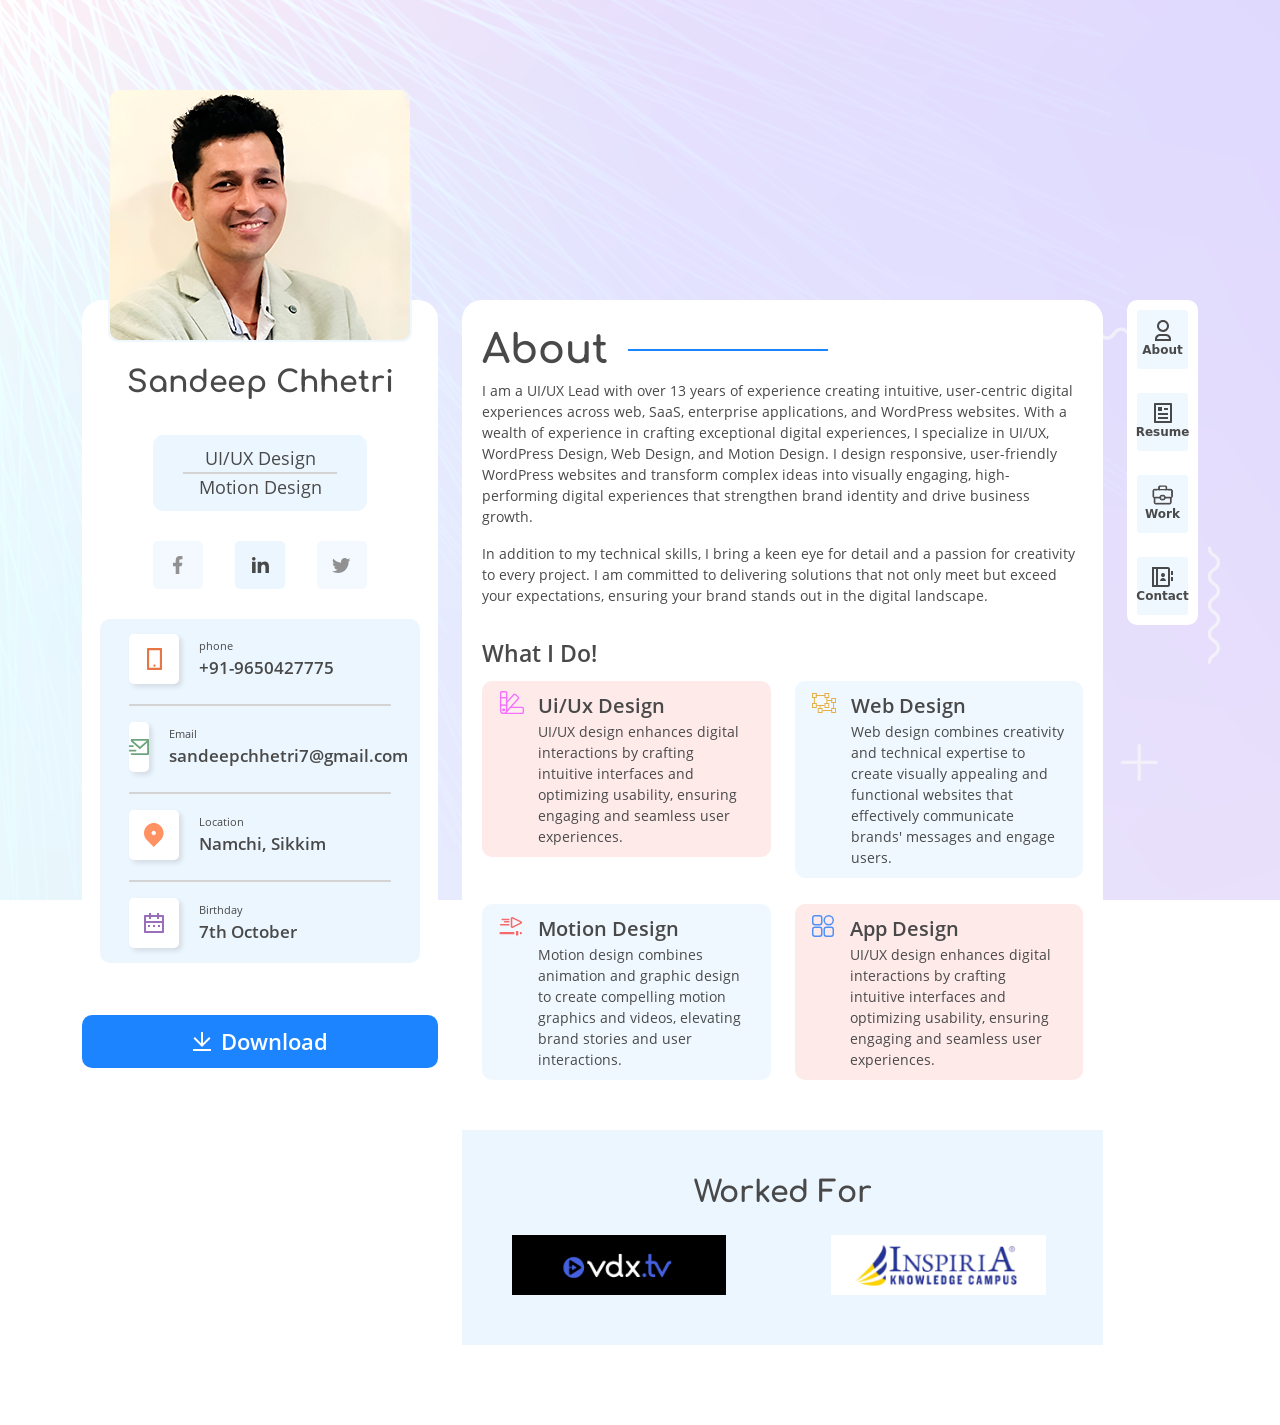
<file: index.html>
<!DOCTYPE html>
<html lang="en">

<head>
    <title>Sandeep Chhetri</title>
    <meta charset="utf-8">
    <meta name="viewport" content="width=device-width, initial-scale=1">
    <link href="https://cdn.jsdelivr.net/npm/bootstrap@5.3.3/dist/css/bootstrap.min.css" rel="stylesheet">
    <script src="https://cdn.jsdelivr.net/npm/bootstrap@5.3.3/dist/js/bootstrap.bundle.min.js"></script>
    <link rel="icon" href="images/favicon.png" type="image/x-icon">
    <link rel="stylesheet" type="text/css" href="style.css">
    <script src="menu.js"></script>
    <script>
        const cloneEl = document.querySelector(".logos-slide").cloneNode(true)
        const logos = document.querySelector('.logos').appendChild(cloneEl);
    </script>
       <script>
        document.addEventListener('DOMContentLoaded', function () {
            var form = document.getElementById('contactForm');
            form.addEventListener('submit', function (event) {
                // You can add form validation or any other logic here
                console.log('Form submitted');
            });
        });
    </script>
</head>

<body>
    <div class="main">
        <div class="container">
            <div class="row">
                <div class="col-md-4 col-sm-12">
                    <div class="img-candi">
                        <img class="master-img" src="./images/sandeep.png" />
                    </div>
                    <div class="sidebar-section">
                        <div class="master">Sandeep Chhetri</div>
                        <div class="profile">
                            <div class="profile-one">UI/UX Design</div>
                            <div class="line"></div>
                            <div class="profile-two">Motion Design</div>
                        </div>
                        <div class="social-media">
                            <a class="inactive"><div class="social facebook"><img src="./images/facebook.svg" /></div></a>
                            <a href="https://www.linkedin.com/in/sandeep-chhetri-973285190/" target="_blank"><div class="social linkedin"><img src="./images/linkedin.svg" /></div></a>
                            <a class="inactive"> <div class="social twitter"><img src="./images/twitter.svg" /></div></a>
                        </div>
                        <div class="personal-details">
                            <div class="contact">
                                <div class="cont-icon">
                                    <img class="cont-iocn-det" src="./images/phone.svg">
                                </div>
                                <div class="per-details">
                                    <div class="per-cat">phone</div>
                                    <div class="main-cat"><b>+91-9650427775</b></div>
                                </div>
                            </div>
                            <div class="line1"></div>
                            <div class="contact mt-3">
                                <div class="cont-icon">
                                    <img class="cont-iocn-det ex-img" src="./images/email.svg">
                                </div>
                                <div class="per-details">
                                    <div class="per-cat">Email</div>
                                    <div class="main-cat"><b>sandeepchhetri7@gmail.com</b></div>
                                </div>
                            </div>
                            <div class="line1"></div>
                            <div class="contact mt-3">
                                <div class="cont-icon">
                                    <img class="cont-iocn-det ex-img" src="./images/map.svg">
                                </div>
                                <div class="per-details">
                                    <div class="per-cat">Location</div>
                                    <div class="main-cat"><b>Namchi, Sikkim</b></div>
                                </div>
                            </div>
                            <div class="line1"></div>
                            <div class="contact mt-3">
                                <div class="cont-icon">
                                    <img class="cont-iocn-det ex-img" src="./images/calendar.svg">
                                </div>
                                <div class="per-details">
                                    <div class="per-cat">Birthday</div>
                                    <div class="main-cat"><b>7th October</b></div>
                                </div>
                            </div>
                        </div>

                    </div>
                    <a href="resume.pdf" download target="_blank" style="text-decoration: none;">
                        <div class="downloadcv">
                            <img src="./images/download.svg" />
                            <div class="download">Download</div>
                        </div>
                    </a>
                </div>
                <div class="col-md-7 col-sm-12">
                    <div class="about-section">
                        <div class="about-inner">
                            <div class="about-title">
                                <div class="about">About</div>
                                <div class="linetitle"></div>
                            </div>
                            <div class="about-content">
                                <p>I am a UI/UX Lead with over 13 years of experience creating intuitive, user-centric digital experiences across web, SaaS, enterprise applications, and WordPress websites. With a wealth of experience in crafting exceptional digital experiences, I specialize in UI/UX, WordPress Design, Web Design, and Motion Design. I design responsive, user-friendly WordPress websites and transform complex ideas into visually engaging, high-performing digital experiences that strengthen brand identity and drive business growth.</p>
                                <p>In addition to my technical skills, I bring a keen eye for detail and a passion for creativity to every project. I am committed to delivering solutions that not only meet but exceed your expectations, ensuring your brand stands out in the digital landscape.
                                </p>
                            </div>
                            <div class="what">
                                What I Do!
                            </div>
                            <div class="row">
                                <div class="col-md-6">
                                    <div class="what-content">
                                        <div class="icon-what">
                                            <img src="./images/ui.svg" />
                                        </div>
                                        <div class="what-insight">
                                            <div class="whatTitle">Ui/Ux Design</div>
                                            <div class="whatmaincontent">
                                                UI/UX design enhances digital interactions by crafting intuitive
                                                interfaces
                                                and optimizing usability, ensuring engaging and seamless user
                                                experiences.
                                            </div>
                                        </div>

                                    </div>
                                </div>
                                <div class="col-md-6">
                                    <div class="what-content1">
                                        <div class="icon-what">
                                            <img src="./images/app.svg" />
                                        </div>
                                        <div class="what-insight">
                                            <div class="whatTitle">Web Design</div>
                                            <div class="whatmaincontent">
                                                Web design combines creativity and technical expertise to create
                                                visually appealing and functional websites that effectively communicate
                                                brands' messages and engage users.
                                            </div>
                                        </div>

                                    </div>
                                </div>
                            </div>
                            <div class="row mt-3">
                                <div class="col-md-6">
                                    <div class="what-content1">
                                        <div class="icon-what">
                                            <img src="./images/motion.svg" />
                                        </div>
                                        <div class="what-insight">
                                            <div class="whatTitle">Motion Design</div>
                                            <div class="whatmaincontent">

                                                Motion design combines animation and graphic design to create compelling
                                                motion graphics and videos, elevating brand stories and user
                                                interactions.
                                            </div>
                                        </div>

                                    </div>
                                </div>
                                <div class="col-md-6">
                                    <div class="what-content">
                                        <div class="icon-what1">
                                            <img src="./images/app1.svg" />
                                        </div>
                                        <div class="what-insight">
                                            <div class="whatTitle">App Design</div>
                                            <div class="whatmaincontent">
                                                UI/UX design enhances digital interactions by crafting intuitive
                                                interfaces
                                                and optimizing usability, ensuring engaging and seamless user
                                                experiences.
                                            </div>
                                        </div>

                                    </div>
                                </div>
                            </div>
                        </div>
                        <div class="client-section">
                            <div class="client">Worked For</div>
                            <main class="d-flex flex-row justify-content-center align-items-center">
                                <div class="logos overflow-hidden position-relative"
                                    style=" white-space: nowrap;">
                                    <div class="logos-slide d-inline-block">

                                        <img src="images/vdxtv-logo.png"
                                            alt="">

                                        <img src="images/inspirialogo.png"
                                            alt="">

                                        <img src="images/insynclogo.png"
                                            alt="">

                                        <img src="images/hcl.png"
                                            alt="">

                                        <img src="images/exponentiallogo.png"
                                            alt="">

                                        <img src="images/digixl.png"
                                            alt="">
                                    </div>
                                </div>
                            </main>
                        </div>
                    </div>

                </div>
                <div class="col-md-1 col-sm-12">
                    <div class="menu-custom">
                        <a href="index.html" target="_self" class="abouttab">
                            <img src="./images/about.svg" class="aboutimg" />
                            <div class="aboutcopy">About</div>
                        </a>
                        <a href="resume.html" target="_self" class="abouttab mt-4">
                            <img src="./images/resume.svg" class="aboutimg" />
                            <div class="aboutcopy">Resume</div>
                        </a>
                        <a href="work.html" target="_self" class="abouttab mt-4">
                            <img src="./images/work.svg" class="aboutimg" />
                            <div class="aboutcopy">Work</div>
                        </a>
                        <a href="contact.html" target="_self" class="abouttab mt-4">
                            <img src="./images/contact.svg" class="aboutimg" />
                            <div class="aboutcopy">Contact</div>
                        </a>
                    </div>
                    <div class="menu-icon" onclick="toggleMenu()">
                        <div class="bar"></div>
                        <div class="bar"></div>
                        <div class="bar"></div>
                    </div>
                </div>
            </div>

        </div>
    </div>
    </div>

</body>

</html>
</file>
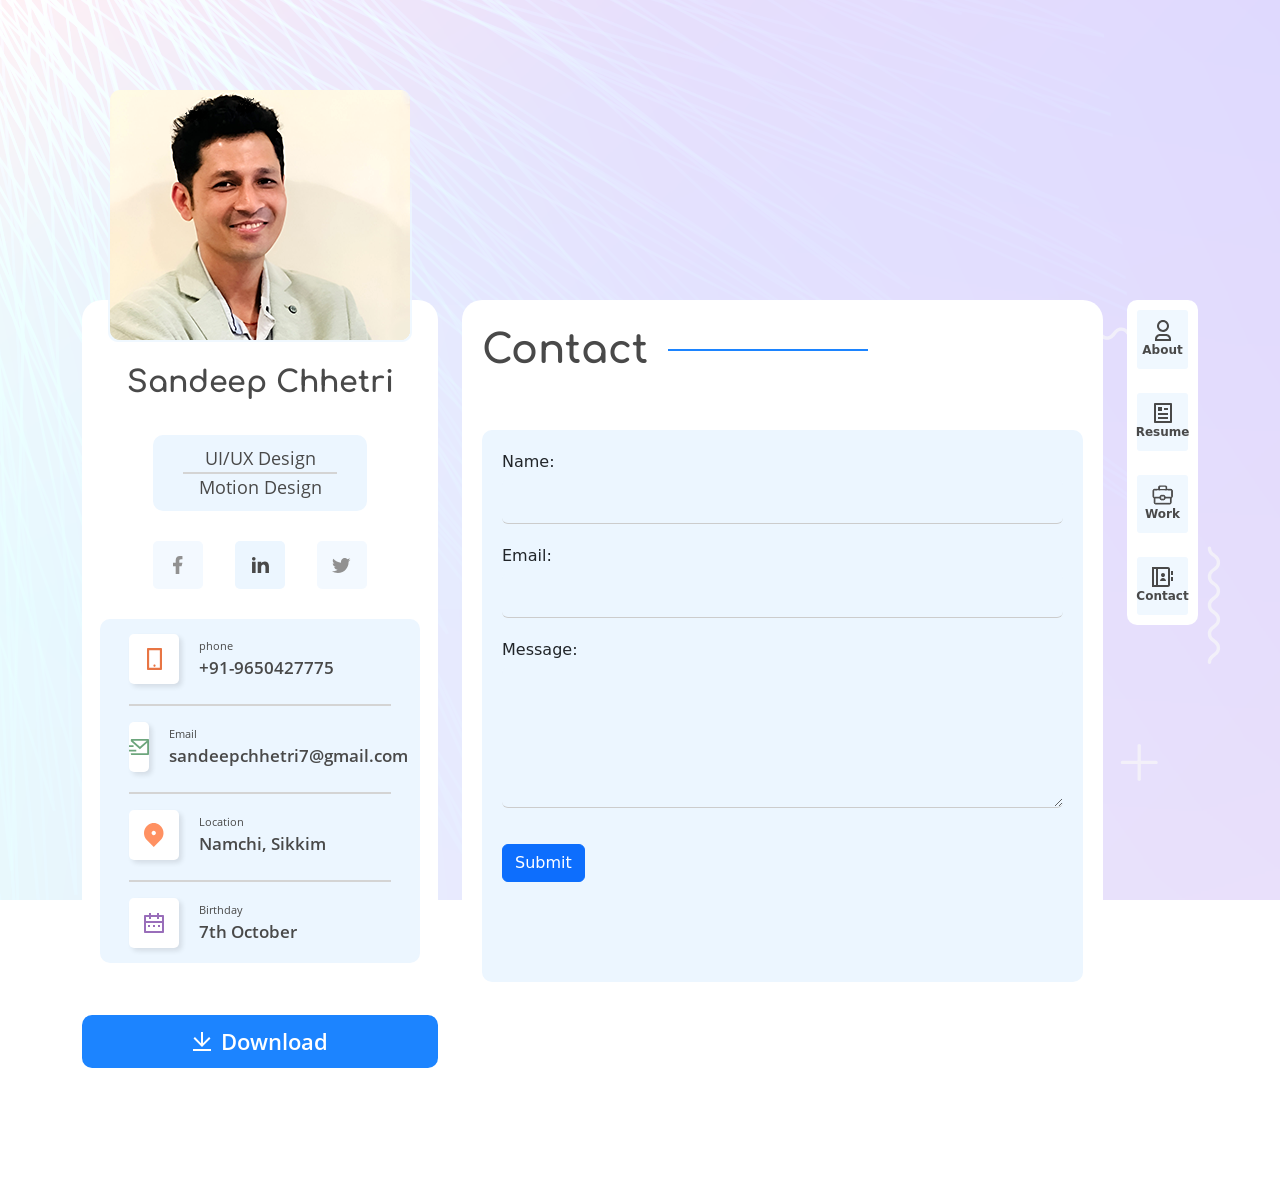
<file: contact.html>
<!DOCTYPE html>
<html lang="en">

<head>
    <title>Sandeep Chhetri</title>
    <meta charset="utf-8">
    <meta name="viewport" content="width=device-width, initial-scale=1">
    <link href="https://cdn.jsdelivr.net/npm/bootstrap@5.3.3/dist/css/bootstrap.min.css" rel="stylesheet">
    <script src="https://cdn.jsdelivr.net/npm/bootstrap@5.3.3/dist/js/bootstrap.bundle.min.js"></script>
    <script src="https://code.jquery.com/jquery-3.6.0.min.js"></script>
    <link rel="icon" href="images/favicon.png" type="image/x-icon">
    <link rel="stylesheet" type="text/css" href="style.css">
    <link rel="stylesheet" type="text/css" href="resume.css">
    <link rel="stylesheet" type="text/css" href="work.css">
    <link rel="stylesheet" type="text/css" href="contact.css">
    <script src="menu.js"></script>
</head>

<body>
    <div class="main">
        <div class="container">
            <div class="row">
                <div class="col-md-4 col-sm-12">
                    <div class="img-candi">
                        <img class="master-img" src=".\images\sandeep.png" />
                    </div>
                    <div class="sidebar-section">
                        <div class="master">Sandeep Chhetri</div>
                        <div class="profile">
                            <div class="profile-one">UI/UX Design</div>
                            <div class="line"></div>
                            <div class="profile-two">Motion Design</div>
                        </div>
                        <div class="social-media">
                            <a class="inactive"><div class="social facebook"><img src=".\images\facebook.svg" /></div></a>
                            <a href="https://www.linkedin.com/in/sandeep-chhetri-973285190/" target="_blank"><div class="social linkedin"><img src=".\images\linkedin.svg" /></div></a>
                            <a class="inactive"> <div class="social twitter"><img src=".\images\twitter.svg" /></div></a>
                        </div>
                        <div class="personal-details">
                            <div class="contact">
                                <div class="cont-icon">
                                    <img class="cont-iocn-det" src=".\images\phone.svg">
                                </div>
                                <div class="per-details">
                                    <div class="per-cat">phone</div>
                                    <div class="main-cat"><b>+91-9650427775</b></div>
                                </div>
                            </div>
                            <div class="line1"></div>
                            <div class="contact mt-3">
                                <div class="cont-icon">
                                    <img class="cont-iocn-det ex-img" src=".\images\email.svg">
                                </div>
                                <div class="per-details">
                                    <div class="per-cat">Email</div>
                                    <div class="main-cat"><b>sandeepchhetri7@gmail.com</b></div>
                                </div>
                            </div>
                            <div class="line1"></div>
                            <div class="contact mt-3">
                                <div class="cont-icon">
                                    <img class="cont-iocn-det ex-img" src=".\images\map.svg">
                                </div>
                                <div class="per-details">
                                    <div class="per-cat">Location</div>
                                    <div class="main-cat"><b>Namchi, Sikkim</b></div>
                                </div>
                            </div>
                            <div class="line1"></div>
                            <div class="contact mt-3">
                                <div class="cont-icon">
                                    <img class="cont-iocn-det ex-img" src=".\images\calendar.svg">
                                </div>
                                <div class="per-details">
                                    <div class="per-cat">Birthday</div>
                                    <div class="main-cat"><b>7th October</b></div>
                                </div>
                            </div>
                        </div>

                    </div>
                    <a href="resume.pdf" download target="_blank" style="text-decoration: none;">
                        <div class="downloadcv">
                            <img src=".\images\download.svg" />
                            <div class="download">Download</div>
                        </div>
                    </a>
                </div>
                <div class="col-md-7 col-sm-12">
                    <div class="contact-section">
                        <div class="contact-inner-section">
                            <div class="about-title">
                                <div class="about">Contact</div>
                                <div class="linetitle"></div>
                            </div>

                            <div class="contact-content">
                                <div class="form-sec container">
                                    <form id="contactForm" method="post">
                                        <div class="form-group">
                                            <label for="name">Name:</label>
                                            <input type="text" id="name" name="name" class="form-control" required>
                                        </div>
                                        <div class="form-group">
                                            <label for="email">Email:</label>
                                            <input type="email" id="email" name="email" class="form-control" required>
                                        </div>
                                        <div class="form-group">
                                            <label for="message">Message:</label>
                                            <textarea id="message" name="message" rows="5" class="form-control" required></textarea>
                                        </div>
                                        <button type="submit" class="btn btn-primary mt-3">Submit</button>
                                    </form>
                                </div>
                            </div>
                        </div>
                    </div>
                </div>
                <div class="col-md-1 col-sm-12">
                    <div class="menu-custom">
                        <a href="index.html" target="_self" class="abouttab">
                            <img src=".\images\about.svg" class="aboutimg" />
                            <div class="aboutcopy">About</div>
                        </a>
                        <a href="resume.html" target="_self" class="abouttab mt-4">
                            <img src=".\images\resume.svg" class="aboutimg" />
                            <div class="aboutcopy">Resume</div>
                        </a>
                        <a href="work.html" target="_self" class="abouttab mt-4">
                            <img src=".\images\work.svg" class="aboutimg" />
                            <div class="aboutcopy">Work</div>
                        </a>
                        <a href="contact.html" target="_self" class="abouttab mt-4">
                            <img src=".\images\contact.svg" class="aboutimg" />
                            <div class="aboutcopy">Contact</div>
                        </a>
                    </div>
                    <div class="menu-icon" onclick="toggleMenu()">
                        <div class="bar"></div>
                        <div class="bar"></div>
                        <div class="bar"></div>
                    </div>
                </div>
            </div>

        </div>
    </div>
    </div>
    <script>
        $(document).ready(function() {
            $('#contactForm').on('submit', function(e) {
                e.preventDefault();
                $.ajax({
                    type: 'POST',
                    url: 'send_email.php',
                    data: $(this).serialize(),
                    success: function(response) {
                        $('#formMessage').html(response);
                        $('#contactForm')[0].reset(); // Reset the form fields
                    },
                    error: function() {
                        $('#formMessage').html('There was an error sending your message.');
                    }
                });
            });
        });
    </script>
</body>

</html>
</file>
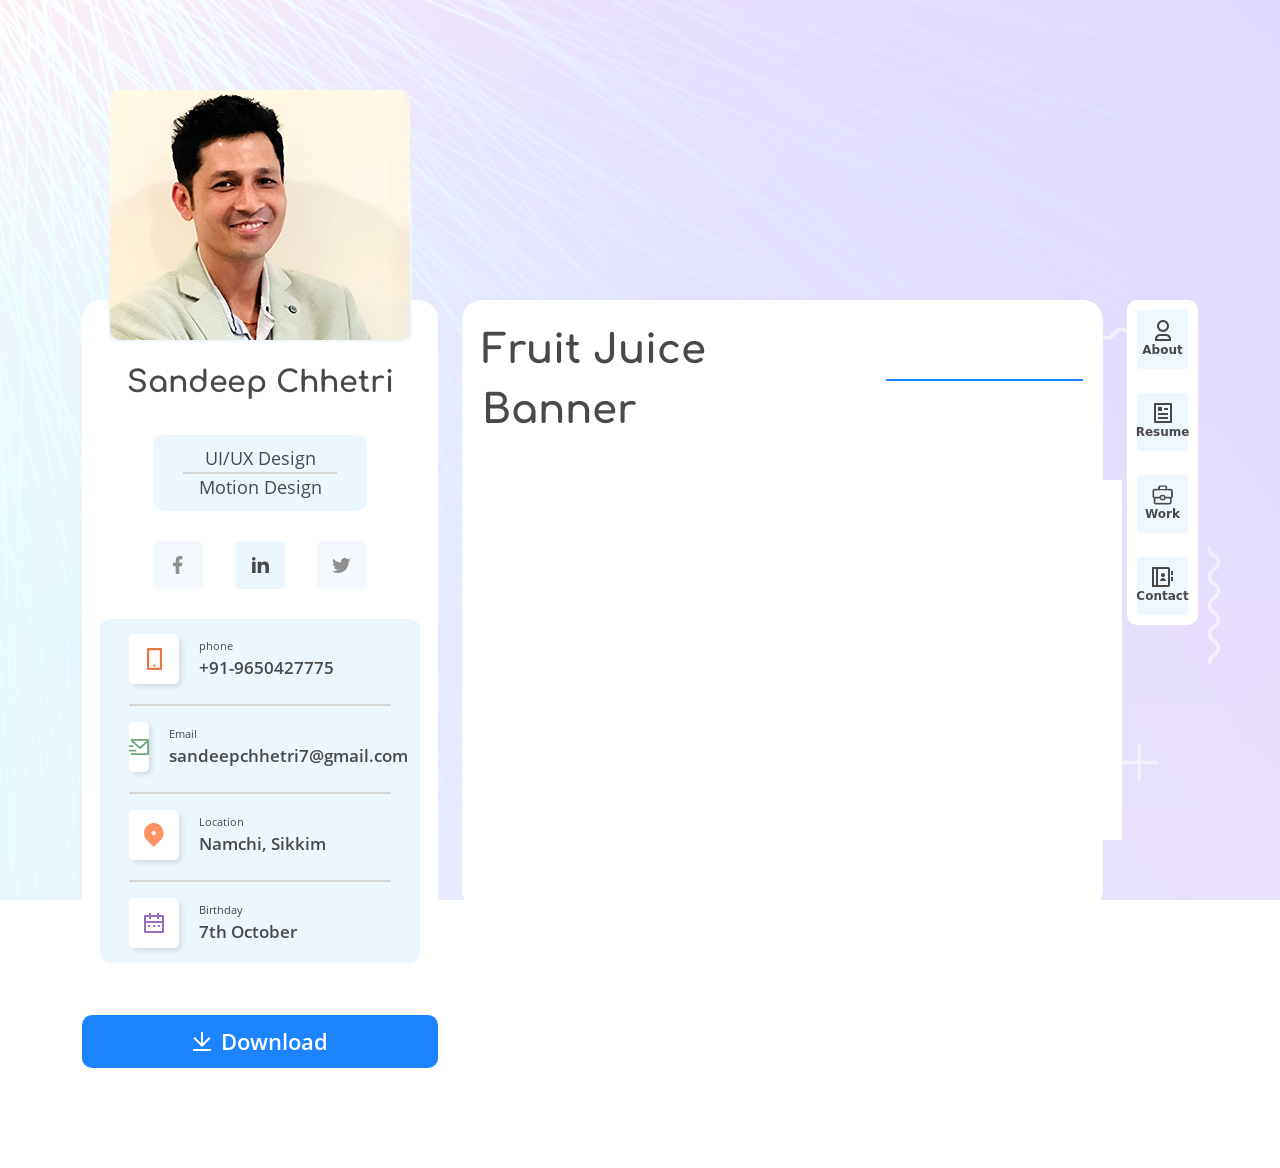
<file: fruit.html>
<!DOCTYPE html>
<html lang="en">

<head>
    <title>Sandeep Chhetri</title>
    <meta charset="utf-8">
    <meta name="viewport" content="width=device-width, initial-scale=1">
    <link href="https://cdn.jsdelivr.net/npm/bootstrap@5.3.3/dist/css/bootstrap.min.css" rel="stylesheet">
    <script src="https://cdn.jsdelivr.net/npm/bootstrap@5.3.3/dist/js/bootstrap.bundle.min.js"></script>
    <link rel="icon" href="images/favicon.png" type="image/x-icon">
    <link rel="stylesheet" type="text/css" href="style.css">
    <link rel="stylesheet" type="text/css" href="resume.css">
    <link rel="stylesheet" type="text/css" href="work.css">
    <link rel="stylesheet" type="text/css" href="contact.css">
    <script src="menu.js"></script>

    <script src="https://code.createjs.com/1.0.0/createjs.min.js"></script>
<script src="fruit.js?1659936162920"></script>
<script>
var canvas, stage, exportRoot, anim_container, dom_overlay_container, fnStartAnimation;
function init() {
	canvas = document.getElementById("canvas");
	anim_container = document.getElementById("animation_container");
	dom_overlay_container = document.getElementById("dom_overlay_container");
	var comp=AdobeAn.getComposition("9A73B6373A29404AA526238BF91B1802");
	var lib=comp.getLibrary();
	var loader = new createjs.LoadQueue(false);
	loader.addEventListener("fileload", function(evt){handleFileLoad(evt,comp)});
	loader.addEventListener("complete", function(evt){handleComplete(evt,comp)});
	var lib=comp.getLibrary();
	loader.loadManifest(lib.properties.manifest);
}
function handleFileLoad(evt, comp) {
	var images=comp.getImages();	
	if (evt && (evt.item.type == "image")) { images[evt.item.id] = evt.result; }	
}
function handleComplete(evt,comp) {
	//This function is always called, irrespective of the content. You can use the variable "stage" after it is created in token create_stage.
	var lib=comp.getLibrary();
	var ss=comp.getSpriteSheet();
	var queue = evt.target;
	var ssMetadata = lib.ssMetadata;
	for(i=0; i<ssMetadata.length; i++) {
		ss[ssMetadata[i].name] = new createjs.SpriteSheet( {"images": [queue.getResult(ssMetadata[i].name)], "frames": ssMetadata[i].frames} )
	}
	exportRoot = new lib.fruit();
	stage = new lib.Stage(canvas);	
	//Registers the "tick" event listener.
	fnStartAnimation = function() {
		stage.addChild(exportRoot);
		createjs.Ticker.framerate = lib.properties.fps;
		createjs.Ticker.addEventListener("tick", stage);
	}	    
	//Code to support hidpi screens and responsive scaling.
	AdobeAn.makeResponsive(false,'both',false,1,[canvas,anim_container,dom_overlay_container]);	
	AdobeAn.compositionLoaded(lib.properties.id);
	fnStartAnimation();
}
</script>
<style>
	.anime{
		margin-top: 40px;
        display: flex;
        justify-content: center;
	}
	</style>
</head>

<body onload="init();" style="margin:0px;">
    <div class="main">
        <div class="container">
            <div class="row">
                <div class="col-md-4 col-sm-12">
                    <div class="img-candi">
                        <img class="master-img" src=".\images\sandeep.png" />
                    </div>
                    <div class="sidebar-section">
                        <div class="master">Sandeep Chhetri</div>
                        <div class="profile">
                            <div class="profile-one">UI/UX Design</div>
                            <div class="line"></div>
                            <div class="profile-two">Motion Design</div>
                        </div>
                        <div class="social-media">
                            <a class="inactive"><div class="social facebook"><img src=".\images\facebook.svg" /></div></a>
                            <a href="https://www.linkedin.com/in/sandeep-chhetri-973285190/" target="_blank"><div class="social linkedin"><img src=".\images\linkedin.svg" /></div></a>
                            <a class="inactive"> <div class="social twitter"><img src=".\images\twitter.svg" /></div></a>
                        </div>
                        <div class="personal-details">
                            <div class="contact">
                                <div class="cont-icon">
                                    <img class="cont-iocn-det" src=".\images\phone.svg">
                                </div>
                                <div class="per-details">
                                    <div class="per-cat">phone</div>
                                    <div class="main-cat"><b>+91-9650427775</b></div>
                                </div>
                            </div>
                            <div class="line1"></div>
                            <div class="contact mt-3">
                                <div class="cont-icon">
                                    <img class="cont-iocn-det ex-img" src=".\images\email.svg">
                                </div>
                                <div class="per-details">
                                    <div class="per-cat">Email</div>
                                    <div class="main-cat"><b>sandeepchhetri7@gmail.com</b></div>
                                </div>
                            </div>
                            <div class="line1"></div>
                            <div class="contact mt-3">
                                <div class="cont-icon">
                                    <img class="cont-iocn-det ex-img" src=".\images\map.svg">
                                </div>
                                <div class="per-details">
                                    <div class="per-cat">Location</div>
                                    <div class="main-cat"><b>Namchi, Sikkim</b></div>
                                </div>
                            </div>
                            <div class="line1"></div>
                            <div class="contact mt-3">
                                <div class="cont-icon">
                                    <img class="cont-iocn-det ex-img" src=".\images\calendar.svg">
                                </div>
                                <div class="per-details">
                                    <div class="per-cat">Birthday</div>
                                    <div class="main-cat"><b>7th October</b></div>
                                </div>
                            </div>
                        </div>

                    </div>
                    <a href="resume.pdf" download target="_blank" style="text-decoration: none;">
                        <div class="downloadcv">
                            <img src=".\images\download.svg" />
                            <div class="download">Download</div>
                        </div>
                    </a>
                </div>
                <div class="col-md-7 col-sm-12">
                    <div class="contact-section">
                        <div class="contact-inner-section">
                            <div class="about-title">
                                <div class="about">Fruit Juice Banner</div>
                                <div class="linetitle"></div>
                            </div>
                            <div class="anime">
                                <div id="animation_container" style="background-color:rgba(255, 255, 255, 1.00); width:640px; height:360px">
                                    <canvas id="canvas" width="640" height="360" style="position: absolute; display: block; background-color:rgba(255, 255, 255, 1.00);"></canvas>
                                    <div id="dom_overlay_container" style="pointer-events:none; overflow:hidden; width:640px; height:360px; position: absolute; left: 0px; top: 0px; display: block;">
                                    </div>
                                </div>
                                </div>
                           
                        </div>
                    </div>
                </div>
                <div class="col-md-1 col-sm-12">
                    <div class="menu-custom">
                        <a href="index.html" target="_self" class="abouttab">
                            <img src=".\images\about.svg" class="aboutimg" />
                            <div class="aboutcopy">About</div>
                        </a>
                        <a href="resume.html" target="_self" class="abouttab mt-4">
                            <img src=".\images\resume.svg" class="aboutimg" />
                            <div class="aboutcopy">Resume</div>
                        </a>
                        <a href="work.html" target="_self" class="abouttab mt-4">
                            <img src=".\images\work.svg" class="aboutimg" />
                            <div class="aboutcopy">Work</div>
                        </a>
                        <a href="contact.html" target="_self" class="abouttab mt-4">
                            <img src=".\images\contact.svg" class="aboutimg" />
                            <div class="aboutcopy">Contact</div>
                        </a>
                    </div>
                    <div class="menu-icon" onclick="toggleMenu()">
                        <div class="bar"></div>
                        <div class="bar"></div>
                        <div class="bar"></div>
                    </div>
                </div>
            </div>

        </div>
    </div>
    </div>
</body>

</html>
</file>
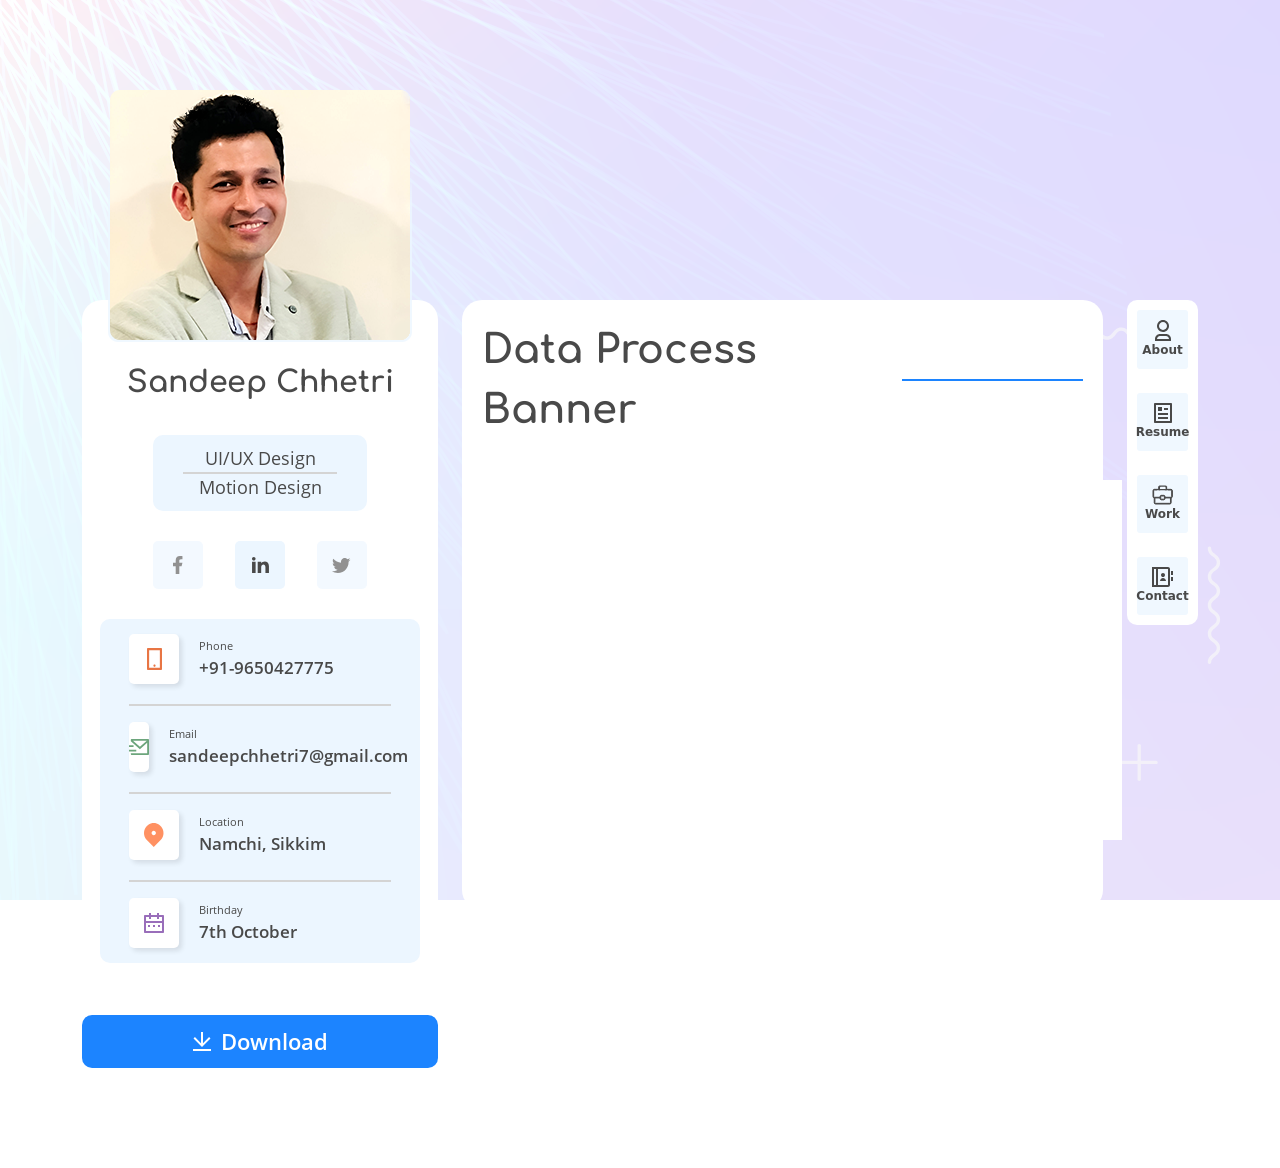
<file: medi.html>
<!DOCTYPE html>
<html lang="en">

<head>
    <title>Sandeep Chhetri</title>
    <meta charset="utf-8">
    <meta name="viewport" content="width=device-width, initial-scale=1">
    <link href="https://cdn.jsdelivr.net/npm/bootstrap@5.3.3/dist/css/bootstrap.min.css" rel="stylesheet">
    <script src="https://cdn.jsdelivr.net/npm/bootstrap@5.3.3/dist/js/bootstrap.bundle.min.js"></script>
    <link rel="icon" href="images/favicon.png" type="image/x-icon">
    <link rel="stylesheet" type="text/css" href="style.css">
    <link rel="stylesheet" type="text/css" href="resume.css">
    <link rel="stylesheet" type="text/css" href="work.css">
    <link rel="stylesheet" type="text/css" href="contact.css">
    <script src="https://code.createjs.com/1.0.0/createjs.min.js"></script>
<script src="xpert/animation.js?1715943728143"></script>
<script>
var canvas, stage, exportRoot, anim_container, dom_overlay_container, fnStartAnimation;
function init() {
	canvas = document.getElementById("canvas");
	anim_container = document.getElementById("animation_container");
	dom_overlay_container = document.getElementById("dom_overlay_container");
	var comp=AdobeAn.getComposition("5D27894BC116864A8C52DCD78F242F50");
	var lib=comp.getLibrary();
	createjs.MotionGuidePlugin.install();
	var loader = new createjs.LoadQueue(false);
	loader.addEventListener("fileload", function(evt){handleFileLoad(evt,comp)});
	loader.addEventListener("complete", function(evt){handleComplete(evt,comp)});
	var lib=comp.getLibrary();
	loader.loadManifest(lib.properties.manifest);
}
function handleFileLoad(evt, comp) {
	var images=comp.getImages();	
	if (evt && (evt.item.type == "image")) { images[evt.item.id] = evt.result; }	
}
function handleComplete(evt,comp) {
	//This function is always called, irrespective of the content. You can use the variable "stage" after it is created in token create_stage.
	var lib=comp.getLibrary();
	var ss=comp.getSpriteSheet();
	var queue = evt.target;
	var ssMetadata = lib.ssMetadata;
	for(i=0; i<ssMetadata.length; i++) {
		ss[ssMetadata[i].name] = new createjs.SpriteSheet( {"images": [queue.getResult(ssMetadata[i].name)], "frames": ssMetadata[i].frames} )
	}
	exportRoot = new lib.animation();
	stage = new lib.Stage(canvas);	
	//Registers the "tick" event listener.
	fnStartAnimation = function() {
		stage.addChild(exportRoot);
		createjs.Ticker.framerate = lib.properties.fps;
		createjs.Ticker.addEventListener("tick", stage);
	}	    
	//Code to support hidpi screens and responsive scaling.
	AdobeAn.makeResponsive(false,'both',false,1,[canvas,anim_container,dom_overlay_container]);	
	AdobeAn.compositionLoaded(lib.properties.id);
	fnStartAnimation();
}
</script>
    <style>
        .anime {
            margin-top: 40px;
            display: flex;
            justify-content: center;
        }
    </style>
</head>

<body onload="init();" style="margin:0px;">
    <div class="main">
        <div class="container">
            <div class="row">
                <div class="col-md-4 col-sm-12">
                    <div class="img-candi">
                        <img class="master-img" src="images/sandeep.png" />
                    </div>
                    <div class="sidebar-section">
                        <div class="master">Sandeep Chhetri</div>
                        <div class="profile">
                            <div class="profile-one">UI/UX Design</div>
                            <div class="line"></div>
                            <div class="profile-two">Motion Design</div>
                        </div>
                        <div class="social-media">
                            <a class="inactive"><div class="social facebook"><img src=".\images\facebook.svg" /></div></a>
                            <a href="https://www.linkedin.com/in/sandeep-chhetri-973285190/" target="_blank"><div class="social linkedin"><img src=".\images\linkedin.svg" /></div></a>
                            <a class="inactive"> <div class="social twitter"><img src=".\images\twitter.svg" /></div></a>
                        </div>
                        <div class="personal-details">
                            <div class="contact">
                                <div class="cont-icon">
                                    <img class="cont-iocn-det" src="images/phone.svg">
                                </div>
                                <div class="per-details">
                                    <div class="per-cat">Phone</div>
                                    <div class="main-cat"><b>+91-9650427775</b></div>
                                </div>
                            </div>
                            <div class="line1"></div>
                            <div class="contact mt-3">
                                <div class="cont-icon">
                                    <img class="cont-iocn-det ex-img" src="images/email.svg">
                                </div>
                                <div class="per-details">
                                    <div class="per-cat">Email</div>
                                    <div class="main-cat"><b>sandeepchhetri7@gmail.com</b></div>
                                </div>
                            </div>
                            <div class="line1"></div>
                            <div class="contact mt-3">
                                <div class="cont-icon">
                                    <img class="cont-iocn-det ex-img" src="images/map.svg">
                                </div>
                                <div class="per-details">
                                    <div class="per-cat">Location</div>
                                    <div class="main-cat"><b>Namchi, Sikkim</b></div>
                                </div>
                            </div>
                            <div class="line1"></div>
                            <div class="contact mt-3">
                                <div class="cont-icon">
                                    <img class="cont-iocn-det ex-img" src="images/calendar.svg">
                                </div>
                                <div class="per-details">
                                    <div class="per-cat">Birthday</div>
                                    <div class="main-cat"><b>7th October</b></div>
                                </div>
                            </div>
                        </div>
                    </div>
                    <a href="resume.pdf" download target="_blank" style="text-decoration: none;">
                        <div class="downloadcv">
                            <img src="images/download.svg" />
                            <div class="download">Download</div>
                        </div>
                    </a>
                </div>
                <div class="col-md-7 col-sm-12">
                    <div class="contact-section">
                        <div class="contact-inner-section">
                            <div class="about-title">
                                <div class="about">Data Process Banner</div>
                                <div class="linetitle"></div>
                            </div>
                            <div class="anime">
                                <div id="animation_container" style="background-color:rgba(255, 255, 255, 1.00); width:640px; height:360px">
                                    <canvas id="canvas" width="640" height="360" style="position: absolute; display: block; background-color:rgba(255, 255, 255, 1.00);"></canvas>
                                    <div id="dom_overlay_container" style="pointer-events:none; overflow:hidden; width:640px; height:360px; position: absolute; left: 0px; top: 0px; display: block;">
                                    </div>
                                </div>
                            </div>
                        </div>
                    </div>
                </div>
                <div class="col-md-1 col-sm-12">
                    <div class="menu-custom">
                        <a href="index.html" target="_self" class="abouttab">
                            <img src="images/about.svg" class="aboutimg" />
                            <div class="aboutcopy">About</div>
                        </a>
                        <a href="resume.html" target="_self" class="abouttab mt-4">
                            <img src="images/resume.svg" class="aboutimg" />
                            <div class="aboutcopy">Resume</div>
                        </a>
                        <a href="work.html" target="_self" class="abouttab mt-4">
                            <img src="images/work.svg" class="aboutimg" />
                            <div class="aboutcopy">Work</div>
                        </a>
                        <a href="contact.html" target="_self" class="abouttab mt-4">
                            <img src="images/contact.svg" class="aboutimg" />
                            <div class="aboutcopy">Contact</div>
                        </a>
                    </div>
                    <div class="menu-icon" onclick="toggleMenu()">
                        <div class="bar"></div>
                        <div class="bar"></div>
                        <div class="bar"></div>
                    </div>
                </div>
            </div>
        </div>
    </div>
</body>

</html>
</file>
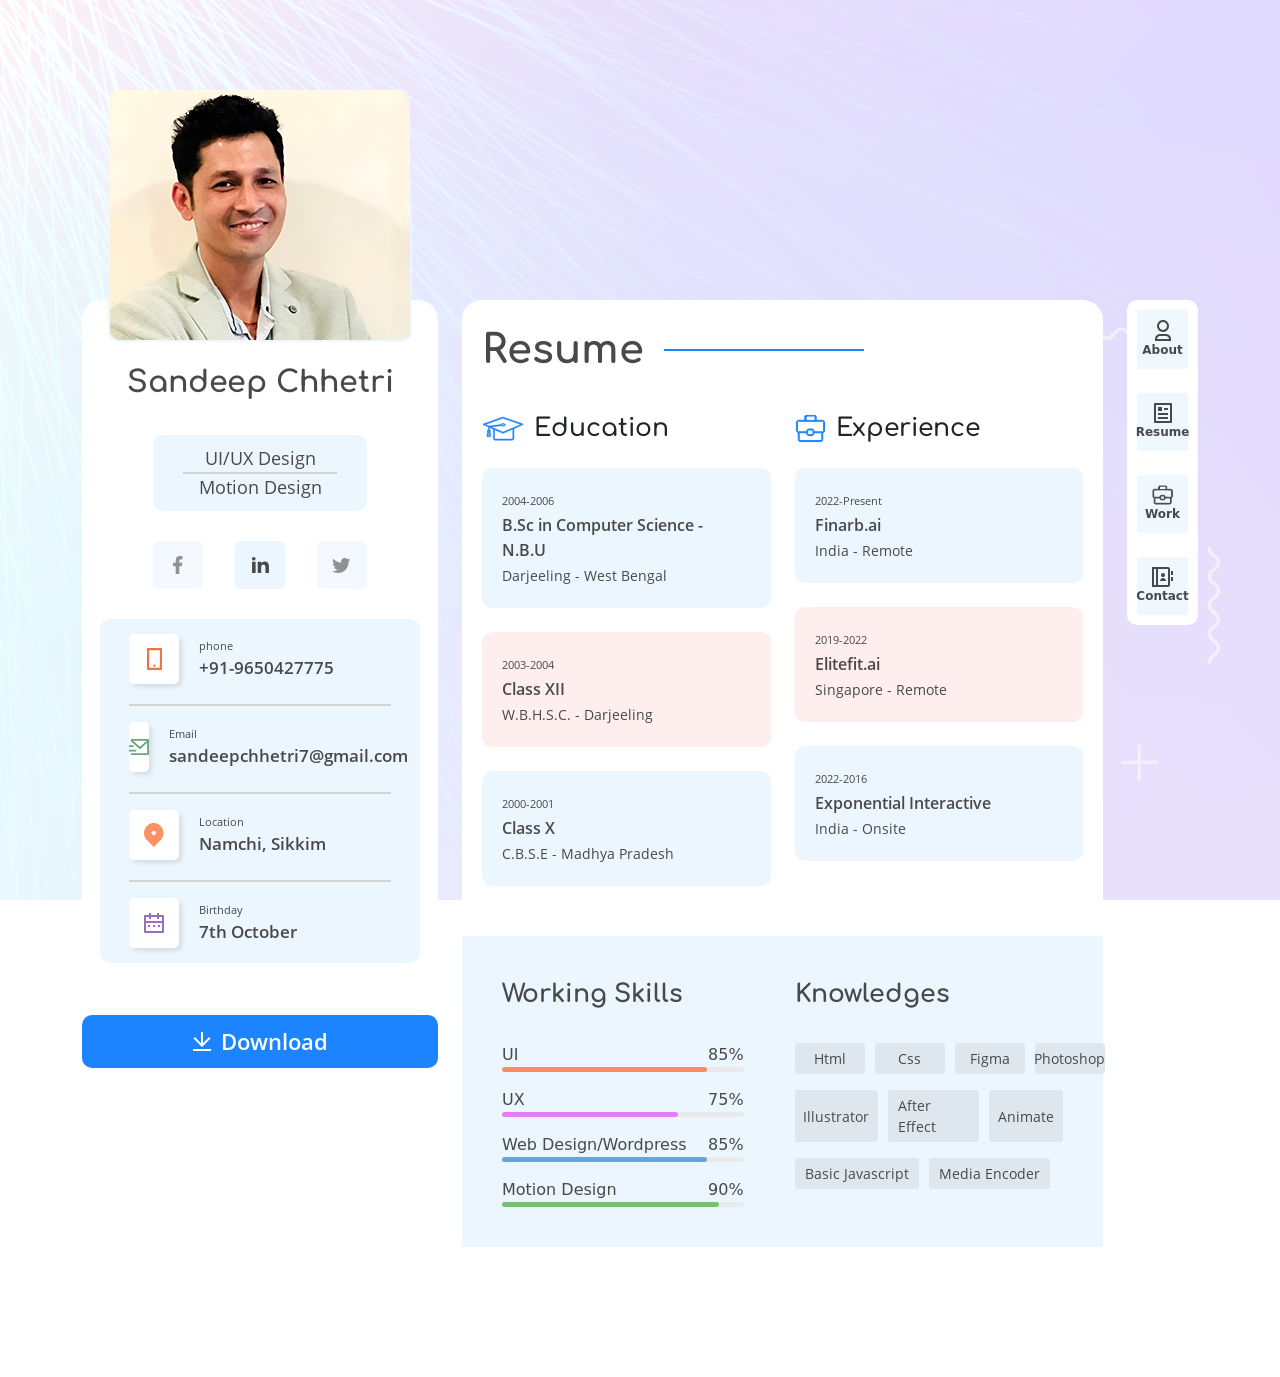
<file: resume.html>
<!DOCTYPE html>
<html lang="en">

<head>
    <title>Sandeep Chhetri</title>
    <meta charset="utf-8">
    <meta name="viewport" content="width=device-width, initial-scale=1">
    <link href="https://cdn.jsdelivr.net/npm/bootstrap@5.3.3/dist/css/bootstrap.min.css" rel="stylesheet">
    <script src="https://cdn.jsdelivr.net/npm/bootstrap@5.3.3/dist/js/bootstrap.bundle.min.js"></script>
    <link rel="icon" href="images/favicon.png" type="image/x-icon">
    <link rel="stylesheet" type="text/css" href="style.css">
    <link rel="stylesheet" type="text/css" href="resume.css">
    <script src="menu.js"></script>
</head>

<body>
    <div class="main">
        <div class="container">
            <div class="row">
                <div class="col-md-4 col-sm-12">
                    <div class="img-candi">
                        <img class="master-img" src=".\images\sandeep.png" />
                    </div>
                    <div class="sidebar-section">
                        <div class="master">Sandeep Chhetri</div>
                        <div class="profile">
                            <div class="profile-one">UI/UX Design</div>
                            <div class="line"></div>
                            <div class="profile-two">Motion Design</div>
                        </div>
                        <div class="social-media">
                            <a class="inactive"><div class="social facebook"><img src=".\images\facebook.svg" /></div></a>
                            <a href="https://www.linkedin.com/in/sandeep-chhetri-973285190/" target="_blank"><div class="social linkedin"><img src=".\images\linkedin.svg" /></div></a>
                            <a class="inactive"> <div class="social twitter"><img src=".\images\twitter.svg" /></div></a>
                        </div>
                        <div class="personal-details">
                            <div class="contact">
                                <div class="cont-icon">
                                    <img class="cont-iocn-det" src=".\images\phone.svg">
                                </div>
                                <div class="per-details">
                                    <div class="per-cat">phone</div>
                                    <div class="main-cat"><b>+91-9650427775</b></div>
                                </div>
                            </div>
                            <div class="line1"></div>
                            <div class="contact mt-3">
                                <div class="cont-icon">
                                    <img class="cont-iocn-det ex-img" src=".\images\email.svg">
                                </div>
                                <div class="per-details">
                                    <div class="per-cat">Email</div>
                                    <div class="main-cat"><b>sandeepchhetri7@gmail.com</b></div>
                                </div>
                            </div>
                            <div class="line1"></div>
                            <div class="contact mt-3">
                                <div class="cont-icon">
                                    <img class="cont-iocn-det ex-img" src=".\images\map.svg">
                                </div>
                                <div class="per-details">
                                    <div class="per-cat">Location</div>
                                    <div class="main-cat"><b>Namchi, Sikkim</b></div>
                                </div>
                            </div>
                            <div class="line1"></div>
                            <div class="contact mt-3">
                                <div class="cont-icon">
                                    <img class="cont-iocn-det ex-img" src=".\images\calendar.svg">
                                </div>
                                <div class="per-details">
                                    <div class="per-cat">Birthday</div>
                                    <div class="main-cat"><b>7th October</b></div>
                                </div>
                            </div>
                        </div>

                    </div>
                    <a href="resume.pdf" download target="_blank" style="text-decoration: none;">
                        <div class="downloadcv">
                            <img src=".\images\download.svg" />
                            <div class="download">Download</div>
                        </div>
                    </a>
                </div>
                <div class="col-md-7 col-sm-12">
                    <div class="resume-section">
                        <div class="resume-inner">
                            <div class="about-title">
                                <div class="about">Resume</div>
                                <div class="linetitle"></div>
                            </div>
                            <div class="row">
                                <div class="col-md-6 col-sm-12">
                                    <div class="experience">
                                        <div class="exp-container">
                                            <img src=".\images\edu.svg" class="exp-img" />
                                            <div class="experiencecopy">Education</div>
                                        </div>
                                        <div class="exp1">
                                            <div class="exp-date">2004-2006</div>
                                            <div class="exp-sub">B.Sc in Computer Science - N.B.U</div>
                                            <div class="exp-location">Darjeeling - West Bengal</div>
                                        </div>
                                        <div class="exp2 mt-4">
                                            <div class="exp-date">2003-2004</div>
                                            <div class="exp-sub">Class XII</div>
                                            <div class="exp-location">W.B.H.S.C. - Darjeeling</div>
                                        </div>
                                        <div class="exp1 mt-4">
                                            <div class="exp-date">2000-2001</div>
                                            <div class="exp-sub">Class X</div>
                                            <div class="exp-location">C.B.S.E - Madhya Pradesh</div>
                                        </div>
                                    </div>
                                </div>
                                <div class="col-md-6 col-sm-12">
                                    <div class="experience">
                                        <div class="exp-container">
                                            <img src=".\images\exp.svg" class="exp-img" />
                                            <div class="experiencecopy">Experience</div>
                                        </div>
                                        <div class="exp1">
                                            <div class="exp-date">2022-Present</div>
                                            <div class="exp-sub">Finarb.ai</div>
                                            <div class="exp-location">India - Remote</div>
                                        </div>
                                        <div class="exp2 mt-4">
                                            <div class="exp-date">2019-2022</div>
                                            <div class="exp-sub">Elitefit.ai</div>
                                            <div class="exp-location">Singapore - Remote</div>
                                        </div>
                                        <div class="exp1 mt-4">
                                            <div class="exp-date">2022-2016</div>
                                            <div class="exp-sub">Exponential Interactive</div>
                                            <div class="exp-location">India - Onsite</div>
                                        </div>
                                    </div>
                                </div>
                            </div>
                        </div>
                        <div class="client-section">
                            <div class="row">
                                <div class="col-md-6">
                                    <div class="skills">Working Skills</div>
                                    <div class="skill-section">
                                        <div class="skill-com">
                                            <div class="sk">UI</div>
                                            <div class="per">85%</div>                                            
                                        </div>
                                        <div class="pro-cont">
                                            <div class="pro1"></div>
                                            <div class="pro2"></div>
                                        </div>
                                    </div>
                                    <div class="skill-section mt-3">
                                        <div class="skill-com">
                                            <div class="sk">UX</div>
                                            <div class="per">75%</div>                                            
                                        </div>
                                        <div class="pro-cont">
                                            <div class="pro1"></div>
                                            <div class="pro3"></div>
                                        </div>
                                    </div>
                                    <div class="skill-section mt-3">
                                        <div class="skill-com">
                                            <div class="sk">Web Design/Wordpress</div>
                                            <div class="per">85%</div>                                            
                                        </div>
                                        <div class="pro-cont">
                                            <div class="pro1"></div>
                                            <div class="pro4"></div>
                                        </div>
                                    </div>
                                    <div class="skill-section mt-3">
                                        <div class="skill-com">
                                            <div class="sk">Motion Design</div>
                                            <div class="per">90%</div>                                            
                                        </div>
                                        <div class="pro-cont">
                                            <div class="pro1"></div>
                                            <div class="pro5"></div>
                                        </div>
                                    </div>
                                </div>
                                <div class="col-md-6">
                                    <div class="skills">Knowledges</div>                                    
                                    <div class="know-cont">
                                        <div class="f1">
                                            <div class="html-lang">Html</div>
                                            <div class="html-lang">Css</div>
                                            <div class="html-lang">Figma</div>
                                            <div class="html-lang">Photoshop</div>
                                        </div>
                                        <div class="f1 mt-3">
                                            <div class="html-lang">Illustrator</div>
                                            <div class="html-lang">After Effect</div>
                                            <div class="html-lang">Animate</div>
                                        </div>
                                        <div class="f1 mt-3">
                                            <div class="html-lang">Basic Javascript</div>
                                            <div class="html-lang">Media Encoder</div>
                                        </div>
                                       
                                    </div>
                                </div>
                            </div>
                        </div>
                    </div>
                </div>
                <div class="col-md-1 col-sm-12">
                    <div class="menu-custom">
                        <a href="index.html" target="_self" class="abouttab">
                            <img src=".\images\about.svg" class="aboutimg" />
                            <div class="aboutcopy">About</div>
                        </a>
                        <a href="resume.html" target="_self" class="abouttab mt-4">
                            <img src=".\images\resume.svg" class="aboutimg" />
                            <div class="aboutcopy">Resume</div>
                        </a>
                        <a href="work.html" target="_self" class="abouttab mt-4">
                            <img src=".\images\work.svg" class="aboutimg" />
                            <div class="aboutcopy">Work</div>
                        </a>
                        <a href="contact.html" target="_self" class="abouttab mt-4">
                            <img src=".\images\contact.svg" class="aboutimg" />
                            <div class="aboutcopy">Contact</div>
                        </a>
                    </div>
                    <div class="menu-icon" onclick="toggleMenu()">
                        <div class="bar"></div>
                        <div class="bar"></div>
                        <div class="bar"></div>
                    </div>
                </div>
            </div>

        </div>
    </div>
    </div>
    
</body>

</html>
</file>
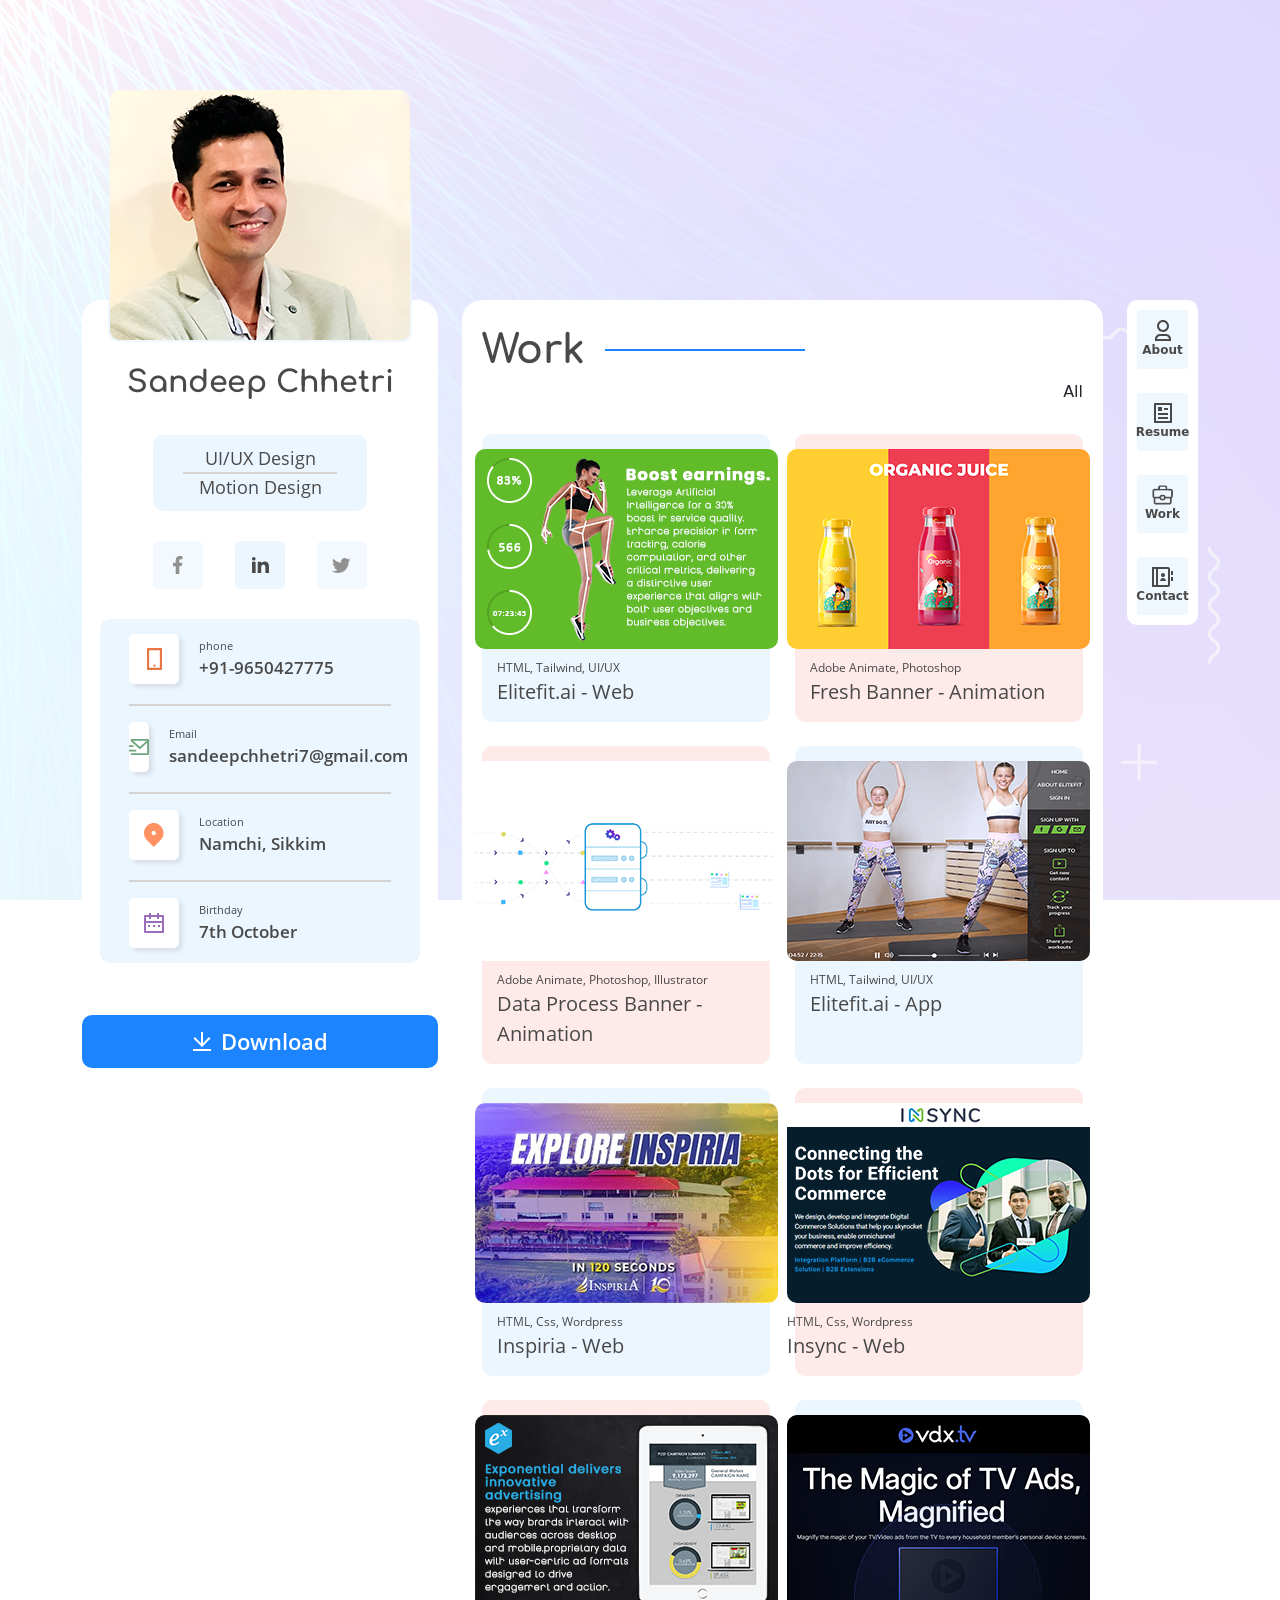
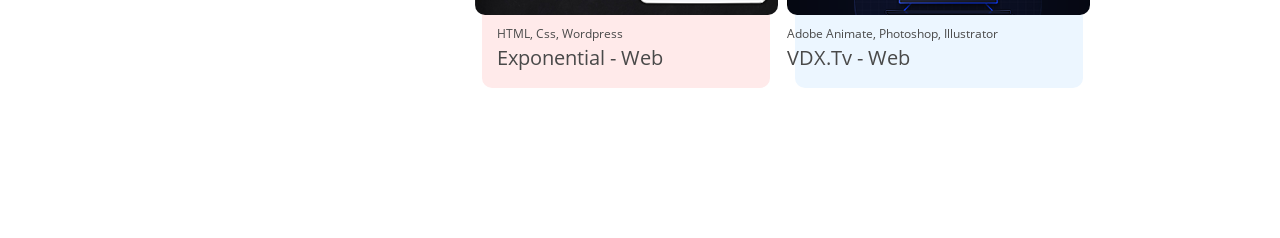
<file: work.html>
<!DOCTYPE html>
<html lang="en">

<head>
    <title>Sandeep Chhetri</title>
    <meta charset="utf-8">
    <meta name="viewport" content="width=device-width, initial-scale=1">
    <link href="https://cdn.jsdelivr.net/npm/bootstrap@5.3.3/dist/css/bootstrap.min.css" rel="stylesheet">
    <script src="https://cdn.jsdelivr.net/npm/bootstrap@5.3.3/dist/js/bootstrap.bundle.min.js"></script>
    <link rel="icon" href="images/favicon.png" type="image/x-icon">
    <link rel="stylesheet" type="text/css" href="style.css">
    <link rel="stylesheet" type="text/css" href="resume.css">
    <link rel="stylesheet" type="text/css" href="work.css">
    <script src="menu.js"></script>
</head>

<body>
    <div class="main">
        <div class="container">
            <div class="row">
                <div class="col-md-4 col-sm-12">
                    <div class="img-candi">
                        <img class="master-img" src=".\images\sandeep.png" />
                    </div>
                    <div class="sidebar-section">
                        <div class="master">Sandeep Chhetri</div>
                        <div class="profile">
                            <div class="profile-one">UI/UX Design</div>
                            <div class="line"></div>
                            <div class="profile-two">Motion Design</div>
                        </div>
                        <div class="social-media">
                            <a class="inactive"><div class="social facebook"><img src=".\images\facebook.svg" /></div></a>
                            <a href="https://www.linkedin.com/in/sandeep-chhetri-973285190/" target="_blank"><div class="social linkedin"><img src=".\images\linkedin.svg" /></div></a>
                            <a class="inactive"> <div class="social twitter"><img src=".\images\twitter.svg" /></div></a>
                        </div>
                        <div class="personal-details">
                            <div class="contact">
                                <div class="cont-icon">
                                    <img class="cont-iocn-det" src=".\images\phone.svg">
                                </div>
                                <div class="per-details">
                                    <div class="per-cat">phone</div>
                                    <div class="main-cat"><b>+91-9650427775</b></div>
                                </div>
                            </div>
                            <div class="line1"></div>
                            <div class="contact mt-3">
                                <div class="cont-icon">
                                    <img class="cont-iocn-det ex-img" src=".\images\email.svg">
                                </div>
                                <div class="per-details">
                                    <div class="per-cat">Email</div>
                                    <div class="main-cat"><b>sandeepchhetri7@gmail.com</b></div>
                                </div>
                            </div>
                            <div class="line1"></div>
                            <div class="contact mt-3">
                                <div class="cont-icon">
                                    <img class="cont-iocn-det ex-img" src=".\images\map.svg">
                                </div>
                                <div class="per-details">
                                    <div class="per-cat">Location</div>
                                    <div class="main-cat"><b>Namchi, Sikkim</b></div>
                                </div>
                            </div>
                            <div class="line1"></div>
                            <div class="contact mt-3">
                                <div class="cont-icon">
                                    <img class="cont-iocn-det ex-img" src=".\images\calendar.svg">
                                </div>
                                <div class="per-details">
                                    <div class="per-cat">Birthday</div>
                                    <div class="main-cat"><b>7th October</b></div>
                                </div>
                            </div>
                        </div>

                    </div>
                    <a href="resume.pdf" download target="_blank" style="text-decoration: none;">
                        <div class="downloadcv">
                            <img src=".\images\download.svg" />
                            <div class="download">Download</div>
                        </div>
                    </a>
                </div>
                <div class="col-md-7 col-sm-12">
                    <div class="work-section">
                        <div class="work-inner-section">
                            <div class="about-title">
                                <div class="about">Work</div>
                                <div class="linetitle"></div>
                            </div>
                            <div class="row">
                                <div class="col-md-12">
                                    <div class="filter">All</div>
                                </div>
                            </div>
                            <div class="work-content">
                                <div class="container">
                                    <div class="row">
                                        <div class="col-md-6 col-sm-12 workcheck">
                                            <a class="worklink" href="https://elitefitforyou.com/home" target="_blank">
                                                <div class="image-sec">
                                                    <div class="imgadd">
                                                        <img src=".\images\elitefit.png" />
                                                    </div>
                                                    <div class="port-copy">
                                                        <div class="tool-used">HTML, Tailwind, UI/UX</div>
                                                        <div class="project-name">Elitefit.ai - Web</div>
                                                    </div>
                                                </div>
                                            </a>
                                        </div>

                                        <div class="col-md-6 col-sm-12 workcheck1">
                                            <a class="worklink" href="fruit.html" target="_self">
                                                <div class="image-sec">
                                                    <div class="imgadd">
                                                        <img src=".\images\fruit.png" />
                                                    </div>
                                                    <div class="port-copy">
                                                        <div class="tool-used">Adobe Animate, Photoshop</div>
                                                        <div class="project-name">Fresh Banner - Animation</div>
                                                    </div>
                                                </div>
                                            </a>
                                        </div>

                                        <div class="col-md-6 col-sm-12 workcheck2 mt-4">
                                            <a class="worklink" href="medi.html" target="_self">
                                            <div class="image-sec">
                                                <div class="imgadd">
                                                    <img src=".\images\medi.png" />
                                                </div>
                                                <div class="port-copy">
                                                    <div class="tool-used">Adobe Animate, Photoshop, Illustrator
                                                    </div>
                                                    <div class="project-name">Data Process Banner - Animation</div>
                                                </div>
                                            </div>
                                            </a>
                                        </div>

                                        <div class="col-md-6 col-sm-12 workcheck3 mt-4">
                                            <a class="worklink"
                                                href="https://elitefitforyou.com/workout/FreshToDeathFitness?id=602&tryNow=true&returnToOnCancel=%2Fdiscover%3FcategoryId%3D23"
                                                target="_blank">
                                                <div class="image-sec">
                                                    <div class="imgadd">
                                                        <img src=".\images\elitefit-app.png" />
                                                    </div>
                                                    <div class="port-copy">
                                                        <div class="tool-used">HTML, Tailwind, UI/UX</div>
                                                        <div class="project-name">Elitefit.ai - App</div>
                                                    </div>
                                                </div>
                                            </a>
                                        </div>

                                        <div class="col-md-6 col-sm-12 workcheck mt-4">
                                            <a class="worklink" href="https://inspiria.edu.in/" target="_blank">
                                                <div class="image-sec">
                                                    <div class="imgadd">
                                                        <img src=".\images\inspiria.png" />
                                                    </div>
                                                    <div class="port-copy">
                                                        <div class="tool-used">HTML, Css, Wordpress</div>
                                                        <div class="project-name">Inspiria - Web</div>
                                                    </div>
                                                </div>
                                            </a>
                                        </div>
                                        <div class="col-md-6 col-sm-12 workcheck1 mt-4">
                                            <a class="worklink" href="https://insync.co.in/" target="_blank">
                                                <div class="image-sec">
                                                    <div class="imgadd">
                                                        <img src=".\images\insync.png" />
                                                    </div>
                                                    <div class="port-copy">
                                                        <div class="tool-used">HTML, Css, Wordpress</div>
                                                        <div class="project-name">Insync - Web</div>
                                                    </div>
                                            </a>
                                        </div>
                                    </div>
                                    <div class="col-md-6 col-sm-12 workcheck2 mt-4">
                                        <a class="worklink" href="https://exponential.com/" target="_blank">
                                            <div class="image-sec">
                                                <div class="imgadd">
                                                    <img src=".\images\exponential-web.png" />
                                                </div>
                                                <div class="port-copy">
                                                    <div class="tool-used">HTML, Css, Wordpress</div>
                                                    <div class="project-name">Exponential - Web</div>
                                                </div>
                                            </div>
                                        </a>
                                    </div>
                                    <div class="col-md-6 col-sm-12 workcheck3 mt-4">
                                        <a class="worklink" href="https://www.vdx.tv/" target="_blank">
                                            <div class="image-sec">
                                                <div class="imgadd">
                                                    <img src=".\images\vdxtv.png" />
                                                </div>
                                                <div class="port-copy">
                                                    <div class="tool-used">Adobe Animate, Photoshop, Illustrator</div>
                                                    <div class="project-name">VDX.Tv - Web</div>
                                                </div>
                                        </a>
                                    </div>
                                </div>
                            </div>
                        </div>
                    </div>
                </div>
            </div>
        </div>
        <div class="col-md-1 col-sm-12">
            <div class="menu-custom">
                <a href="index.html" target="_self" class="abouttab">
                    <img src=".\images\about.svg" class="aboutimg" />
                    <div class="aboutcopy">About</div>
                </a>
                <a href="resume.html" target="_self" class="abouttab mt-4">
                    <img src=".\images\resume.svg" class="aboutimg" />
                    <div class="aboutcopy">Resume</div>
                </a>
                <a href="work.html" target="_self" class="abouttab mt-4">
                    <img src=".\images\work.svg" class="aboutimg" />
                    <div class="aboutcopy">Work</div>
                </a>
                <a href="contact.html" target="_self" class="abouttab mt-4">
                    <img src=".\images\contact.svg" class="aboutimg" />
                    <div class="aboutcopy">Contact</div>
                </a>
            </div>
            <div class="menu-icon" onclick="toggleMenu()">
                <div class="bar"></div>
                <div class="bar"></div>
                <div class="bar"></div>
            </div>
        </div>
    </div>

    </div>
    </div>
    </div>

</body>

</html>
</file>
<file: style.css>
*{
    margin: 0;
    padding: 0;
    box-sizing: border-box;
}
@font-face {
    font-family: titleFont;
    src: url(font/Comfortaa-Bold.ttf);
  }
  @font-face {
    font-family: bodyFont;
    src: url(font/OpenSans-Regular.ttf);
  }
  @font-face {
    font-family: bodyFont2;
    src: url(font/OpenSans-Semibold.ttf);
  }
body{
    background-image: url(images/background.svg);
    background-repeat: no-repeat;
    background-size: cover;
    background-attachment: fixed;
}
.main{
    margin-top: 300px;
    margin-bottom: 80px;
    width: 100vw;
}
.master-img{
    display: flex;
    margin: 0 auto;
    position: absolute;
    top: -215px;
}
.inactive {
    color: #999999; /* Gray text color */
    pointer-events: none; /* Disable mouse interactions */
    text-decoration: none; /* Remove underline */
    opacity: 0.6; /* Make it look faded */
}
.img-candi{
    position: relative;
    display: flex;
    width: 100%;
    justify-content: center;
}

.sidebar-section{
    background-color: white;
    border-radius: 20px;
    display: flex;
    align-items: center;
    flex-direction: column;
    padding-bottom: 37px;
}
.master{
    font-family: titleFont;
    color: #494949;
    font-size: 30px;
    text-align: center;
    padding-top: 60px;
}
.profile{
    padding:10px;
    background-color: #ECF6FF;
    width: 60%;
    border-radius: 10px;
    display: flex;
    flex-direction: column;
    align-items: center;
    margin-top: 30px;
    font-family: bodyFont;
    font-size: 18px;
    color: #494949;
}
.social-media{
    display: flex;
    width: 60%;
    justify-content: space-between;
    margin-top: 30px;
}
.social{
width: 50px;
height: 48px;
border-radius: 5px;
background-color: #ECF6FF;
display: flex;
justify-content: center;
align-items: center;
}
.line{
    height:2px;
    width: 80%;
    background-color: #D4D4D4;
}
.line1{
    height:2px;
    width: 90%;
    background-color: #D4D4D4;
    margin-top: 20px;
}
.personal-details{
    width: 90%;
    background-color: #ECF6FF;
    padding: 15px;
    margin-top: 30px;
    border-radius: 10px;
    display: flex;
    flex-direction: column;
    align-items: center;
}
.cont-iocn-det{
    width: 15px;
}
.cont-icon{
background-color: white;
border-radius: 5px;
width: 50px;
height: 50px;
display: flex;
justify-content: center;
align-items: center;
box-shadow: 3px 3px 5px rgba(0, 0, 0, 0.1);
}
.contact{
    display: flex;
    align-items: center;
    justify-content: flex-start;
   width: 90%;
}
.per-details{
    margin-left: 20px;
}
.main-cat{
    font-size: 17px;
    color: #494949;
    font-family: bodyFont2;
}
.per-cat{
    font-family: bodyFont;
    font-size: 11px;
    color: #494949;
}
.ex-img{
    width:20px;
}
.downloadcv{
    background-color: #1C84FF;
    padding: 10px 5px;
    border-radius: 10px;
    display: flex;
    justify-content: center;
    color: white;
    font-size: 22px;
    font-family: bodyFont2;
    margin-top: 15px;
    margin-bottom: 20px;
}
.download{
    margin-left: 10px;
}
/* sidebar end */
.cont-icon {
    display: inline-flex; /* Use flexbox for centering */
    align-items: center; /* Center vertically */
    justify-content: center; /* Center horizontally */
  }
  
  .cont-iocn-det {
    transition: filter 0.3s ease; /* Add easing to SVG */
  }
  
  .cont-icon:hover {
    background-color: #1C84FF; /* Change background color on hover */
  }
  
  .cont-icon:hover .cont-iocn-det {
    filter: brightness(0) invert(1); /* Change SVG color to white on hover */
  }
.social {
    transition: background-color 0.3s ease;
    cursor: pointer;
  }
  
  .social:hover {
    background-color: #1C84FF;
    transition: background-color 0.3s ease; /* Add easing */
  }
  
  .social:hover img {
    filter: brightness(0) invert(1);
    transition: filter 0.3s ease; /* Add easing */
  }
.abouttab:hover {
    background-color: #1C84FF;
    transition: background-color 0.3s ease; /* Add easing */
    text-decoration: none;
  }
  
  .abouttab:hover img {
    filter: brightness(0) invert(1);
    transition: filter 0.3s ease; /* Add easing */
    text-decoration: none;
  }
  
  .abouttab:hover .aboutcopy {
    color: white;
    text-decoration: none;
    transition: color 0.3s ease; /* Add easing */
  }
  .abouttab {
    transition: background-color 0.3s ease;
    text-decoration: none; /* Remove underline */
    cursor: pointer;
  }
.about{
    font-family: titleFont;
    font-size: 40px;
    color: #494949;
    transition: background-color 0.3s ease;
    
}
.about-section{
    background-color: white;
    /* padding: 20px; */
    border-radius: 20px;
}
.about-inner{
    padding: 20px; 
}
.about-title{
    display: flex;
    align-items: center;
}
.linetitle{
    width: 200px;
    height: 2px;
    background-color: #1C84FF;
    margin-left: 20px;
}
.about-content{
    color: #494949;
    font-family: bodyFont;
    font-size: 14px;
}
.what{
    color: #494949; 
    font-family: bodyFont2;
    font-size: 23px;
    margin-top: 30px;
}
.what-content{
    background-color: #FFEAEA;
    border-radius: 10px;
    padding: 10px;
    margin-top: 10px;
    display: flex;
    justify-content: space-around;
}
.what-content1{
    background-color: #F0F8FF;
    border-radius: 10px;
    padding: 10px;
    margin-top: 10px;
    display: flex;
    justify-content: space-around;
}
.whatTitle{
    font-family: bodyFont2;
    font-size: 20px;
    color: #494949;
}
.whatmaincontent{
    font-family: bodyFont;
    font-size: 14px;
    color: #494949;
}
.what-insight{
    width: 80%;
}
.icon-what img{
    width:1.9vw;
}
.icon-what1 img{
    width:1.7vw;
}
.client-section{
    background-color: #ECF6FF;
    width: 100%;
    padding-top: 40px;
    margin-top: 30px;
}
.client{
    font-family: titleFont;
    font-size: 30px;
    color: #494949;
    display: flex;
    justify-content: center;
   
}
/* menu section */
.menu-custom{

}
.aboutcopy{
    font-size: 12px;
    color: #494949;
    font-weight: 600;
}
.abouttab{
    background-color: #F0F8FF;
    border-radius: 3px;
    display: flex;
    justify-content: center;
    flex-direction: column;
    align-items: center;
    padding: 10px;
}

.menu-icon {
   
}
.menu-custom {
    display: flex;
    flex-direction: column;
    background-color: white;
    border-radius: 10px;
    padding: 10px;
    
}


.menu-icon {
    display: none;
    cursor: pointer;
}

.bar {
    width: 25px;
    height: 3px;
    background-color: #333;
    margin: 5px 0;
}

@media screen and (max-width: 768px) {
    .menu-custom {
        display: none;
        position: absolute;
        top: 50px; /* Adjust as needed */
        right: 10px; /* Adjust as needed */
        background-color: white;
        border-radius: 10px;
        padding: 10px;
        box-shadow: 0 0 10px rgba(0, 0, 0, 0.1);
        z-index: 1000;
    }

    .menu-icon {
        display: block;
        cursor: pointer;
        position: absolute;
        top: 10px; /* Adjust as needed */
        right: 10px; /* Adjust as needed */
    }

    .menu-icon .bar {
        width: 25px;
        height: 3px;
        background-color: #333;
        margin: 5px 0;
    }

    .menu-custom.show {
        display: block;
        position: fixed;
    }
    .main-cat{
        font-size: 15px;
    }
}
.logos{
    padding-top: 20px;
    padding-bottom: 50px;
}
.logos::before, 
        .logos::after {
            content: '';
            width: 300px;
            height: 100%;
            position: absolute;
            top: 0;
            z-index: 2;
        }

        .logos::before {
            left: 0;
            background: linear-gradient(to left, rgba(255, 255, 255, 0));
        }

        .logos::after {
            right: 0;
            background: linear-gradient(to right, rgba(255, 255, 255, 0));
        }

        .logos-slide {
            animation: 20s slide infinite linear;
        }

        .logos:hover .logos-slide {
            animation-play-state: paused;
        }

        .logos-slide img {
            height: 60px;
            margin: 0 50px;
        }

        @keyframes slide {
            from{
                transform: translateX(0);
            }

            to {
                transform: translateX(-100%);
            }
        }
</file>
<file: resume.css>
@font-face {
    font-family: titleFont1;
    src: url(font/Comfortaa-SemiBold.ttf);
  }
  @font-face {
    font-family: titleFont;
    src: url(font/Comfortaa-Bold.ttf);
  }
  @font-face {
    font-family: bodyFont;
    src: url(font/OpenSans-Regular.ttf);
  }
  @font-face {
    font-family: bodyFont2;
    src: url(font/OpenSans-Semibold.ttf);
  }
.resume-section{
    background-color: white;
    /* padding: 20px; */
    border-radius: 20px;
    padding-bottom: 50px;
}
.resume-inner{
    padding: 20px; 
}
.experience{
    margin-top: 30px;
}
.exp-container{
    display: flex;
    align-items: center;
}
.experiencecopy{
    font-family: titleFont1;
    font-size: 25px;
    margin-left: 10px;
}
.exp1{
    padding:20px;
    background-color: #ECF6FF;
    color: #494949;
    font-family: bodyFont;
    line-height: 25px;
    border-radius: 10px;
    margin-top: 20px;
}
.exp-date{
    font-size: 11px;
}
.exp-sub{
    font-size: 16px;
    font-family: bodyFont2;
}
.exp-location{
    font-size: 14px;
}
.exp2{
    padding:20px;
    background-color: #FFEEEE;
    color: #494949;
    font-family: bodyFont;
    line-height: 25px;
    border-radius: 10px;
    margin-top: 20px;
}
.client-section{
    padding: 40px;
}
.skill-section{
    margin-top: 30px;
    width: 90%;
}
.skills{
    font-family: titleFont;
    font-size: 25px;
    color: #494949;
}
.skill-com{
    width: 100%;
    display: flex;
    justify-content:space-between ;
    color: #494949;
}
.pro-cont{
    position: relative;
}
.pro1{
    width: 100%;
    height: 5px;
    border-radius: 20px;
    background-color: #EAEAEA;    
}
.pro2{
    width: 85%;
    height: 5px;
    border-radius: 20px;
    background-color: #FF8B66;  
    position: absolute;
    top: 0px;  
}
.pro3{
    width: 73%;
    height: 5px;
    border-radius: 20px;
    background-color: #E57DF5;  
    position: absolute;
    top: 0px;  
}
.pro4{
    width: 85%;
    height: 5px;
    border-radius: 20px;
    background-color: #6DA4D8;  
    position: absolute;
    top: 0px;  
}
.pro5{
    width: 90%;
    height: 5px;
    border-radius: 20px;
    background-color: #77C176;  
    position: absolute;
    top: 0px;  
}
.html-lang{
    border-radius: 3px;
    color: #494949;
    background-color: #DFE7EE;
    font-size: 14px;
    font-family: bodyFont;
    display: flex;
    justify-content: center;
    align-items: center;
    min-width: 70px;
    padding: 5px 10px;
}
.f1{
    display: flex;
    width: 100%;
    gap: 10px;
}
.know-cont{
    margin-top: 30px;
}

.line-content{
    display: flex;
    color:#616A71;
    align-items: center;
}
.line-indicator {
    max-width: 165px;
    background-color: #F3F7FF;
    border: 1.5px solid white;
    padding: 10px;
    border-radius: 3px;
    box-shadow: 0px 0px 10px 9px rgba(0, 0, 0, 0.03);
}
.line-copy{
    font-size: 12px;
    margin-left: 10px;
}
.line2{
    width: 40px;
    height: 1px;
    background-color: #616A71;
}
.dashed-line {
    width: 40px;
    border-top: 1px dashed #616A71;
  }
</file>
<file: work.css>
@font-face {
    font-family: titleFont1;
    src: url(font/Comfortaa-SemiBold.ttf);
  }
  @font-face {
    font-family: titleFont;
    src: url(font/Comfortaa-Bold.ttf);
  }
  @font-face {
    font-family: bodyFont;
    src: url(font/OpenSans-Regular.ttf);
  }
  @font-face {
    font-family: bodyFont2;
    src: url(font/OpenSans-Semibold.ttf);
  }
  .work-section{
    background-color: white;
    /* padding: 20px; */
    border-radius: 20px;
    padding-bottom: 50px;
}

.work-inner-section{
    padding: 20px; 
}
.filter{
    display: flex;
    justify-content: flex-end;
}
.work-content{
    margin-top: 30px;
}
.workcheck{
    padding: 15px;
    border-radius: 10px;
    background-color: #ECF6FF;
    width: 48%;
    margin-right: 2%;

}
.workcheck1{
    padding: 15px;
    border-radius: 10px;
    background-color: #FFEAEA;
    width: 48%;
    margin-left: 2%;
}
.workcheck2{
    padding: 15px;
    border-radius: 10px;
    background-color: #FFEAEA;
    width: 48%;
    margin-right: 2%;

}
.workcheck3{
    padding: 15px;
    border-radius: 10px;
    background-color: #ECF6FF;
    width: 48%;
    margin-left: 2%;
}
.image-sec{
    width: 100%;
    display: flex;
    justify-content: flex-start;
    flex-direction: column;
    align-items: center;
}
.imgadd img{
    border-radius: 10px;
}

.port-copy{
    display: flex;
    flex-direction: column;
    align-items: flex-start;
    width: 100%;
    margin-top: 10px;
}
.tool-used{
    font-size: 12px;
    color: #494949;   
    font-family: bodyFont;
}
.project-name{
    font-size: 20px;
    color: #494949;   
    font-family: bodyFont;
}
@media screen and (max-width: 768px) {
    .workcheck{
        width: 100% !important;
        margin: 20px 0 0 0;
    }
    .workcheck1{
        width: 100% !important;
        margin: 20px 0 0 0;
    }
    .workcheck2{
        width: 100% !important;
        margin: 20px 0 0 0;
    }
    .workcheck3{
        width: 100% !important;
        margin: 20px 0 0 0;
    }
}
.worklink{
    text-decoration: none;
}
</file>
<file: contact.css>
@font-face {
    font-family: titleFont1;
    src: url(font/Comfortaa-SemiBold.ttf);
  }
  @font-face {
    font-family: titleFont;
    src: url(font/Comfortaa-Bold.ttf);
  }
  @font-face {
    font-family: bodyFont;
    src: url(font/OpenSans-Regular.ttf);
  }
  @font-face {
    font-family: bodyFont2;
    src: url(font/OpenSans-Semibold.ttf);
  }
  .contact-section{
    background-color: white;
    /* padding: 20px; */
    border-radius: 20px;
    padding-bottom: 50px;
}

.contact-inner-section{
    padding: 20px; 
}

.form-sec {
    margin: 50px auto;
    padding: 20px;
    background-color: #ECF6FF;
    border-radius: 10px;
    padding: 20px 20px 100px 20px;
  }

  .form-group {
    margin-bottom: 20px;
  }

  .form-group label {
    display: block;
    margin-bottom: 5px;
  }

  .form-group input[type="text"],
  .form-group input[type="email"],
  .form-group textarea {
    width: 100%;
    padding: 10px;
    border: none;
    border-bottom: 1px solid #ccc; /* Bottom line only */
    outline: none;
    background-color: #ECF6FF;
  }

  .submit-btn {
    border: 1px solid #494949; /* Border only */
    border-radius: 5px; /* Border radius */
    padding: 10px 25px;
    cursor: pointer;
    float: right;
    color:#494949;
    background-color: unset !important;
    margin-top: 30px;
    font-family: titleFont1;
  }
  .submit-btn {
    background-color: transparent;
    color: #494949; /* Initial text color */
    border: 1px solid #494949; /* Initial border color */
    padding: 10px 20px;
    border-radius: 5px;
    transition: background-color 0.3s, color 0.3s, border-color 0.3s;
  }
  
  .submit-btn:hover {
    background-color: #1C84FF !important; /* Background color on hover */
    color: white; /* Text color on hover */
    border: 1px solid #ffffff00;;
  }
</file>
